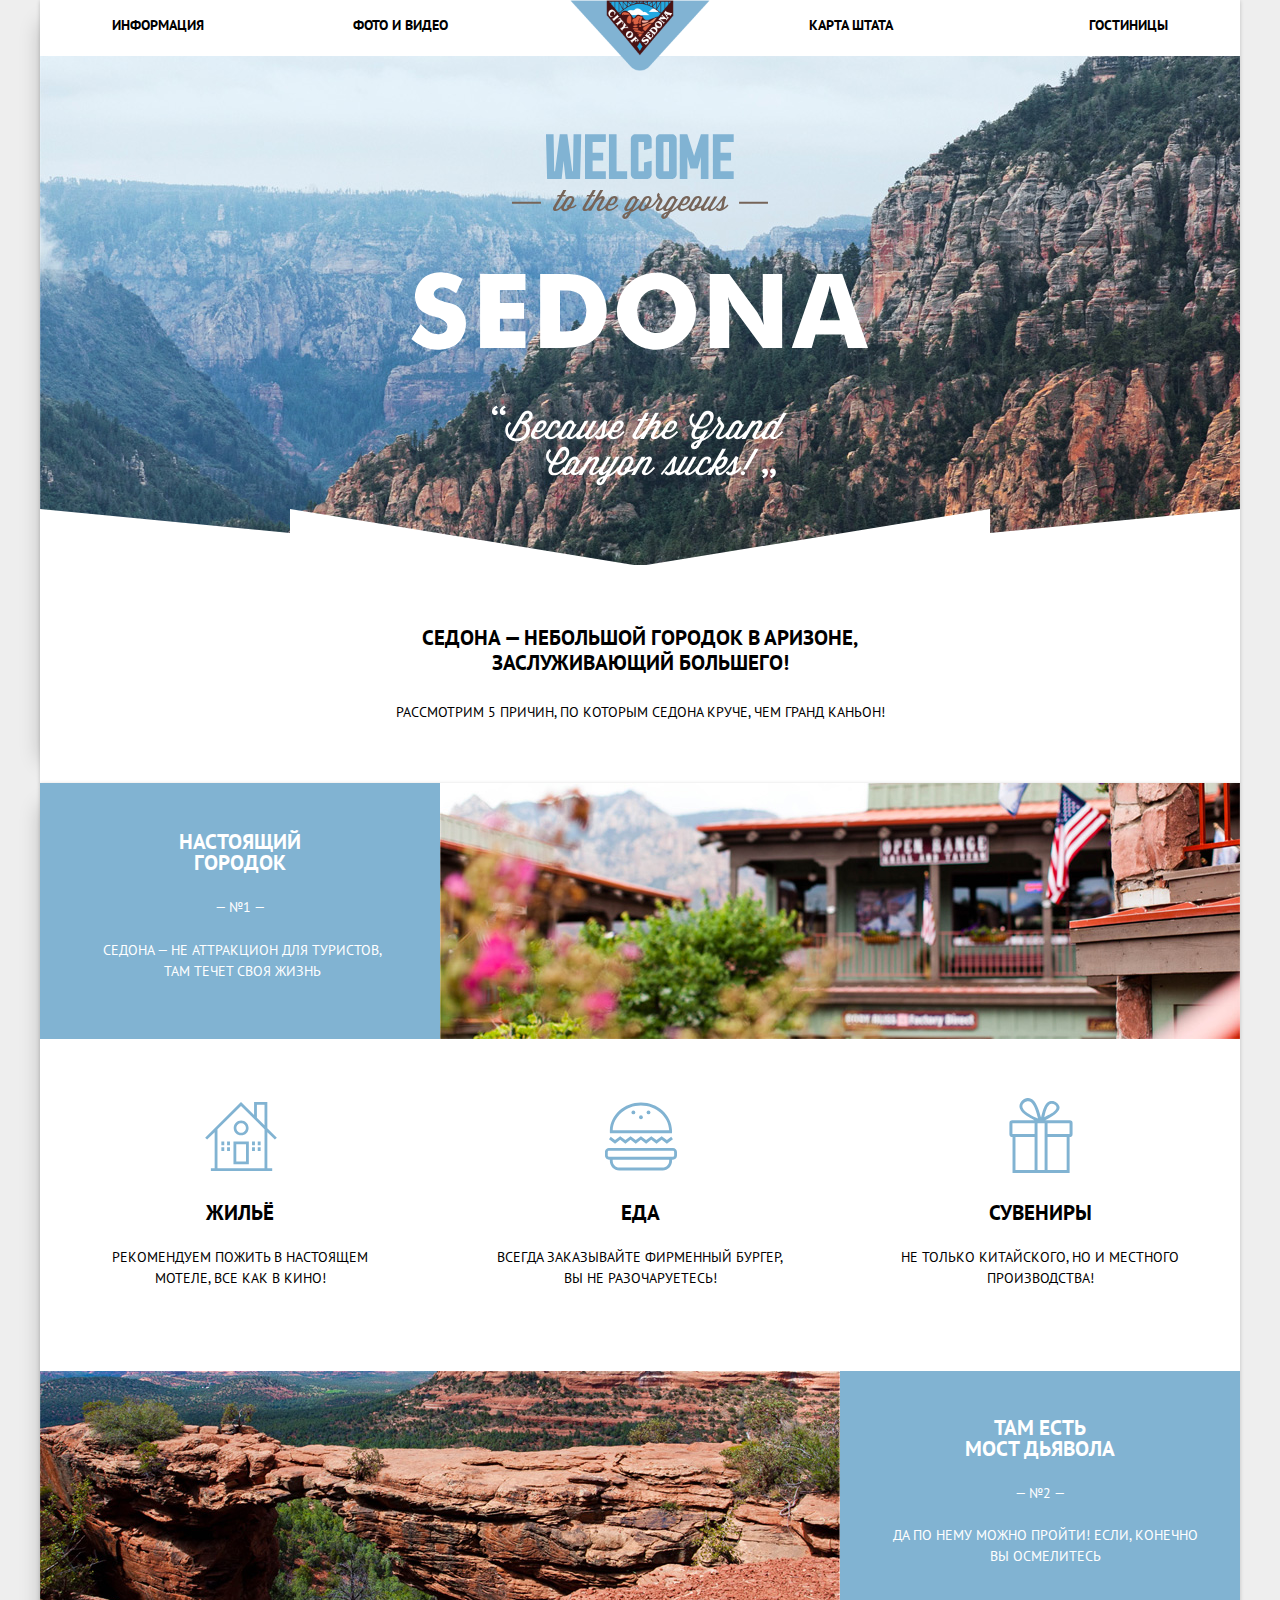
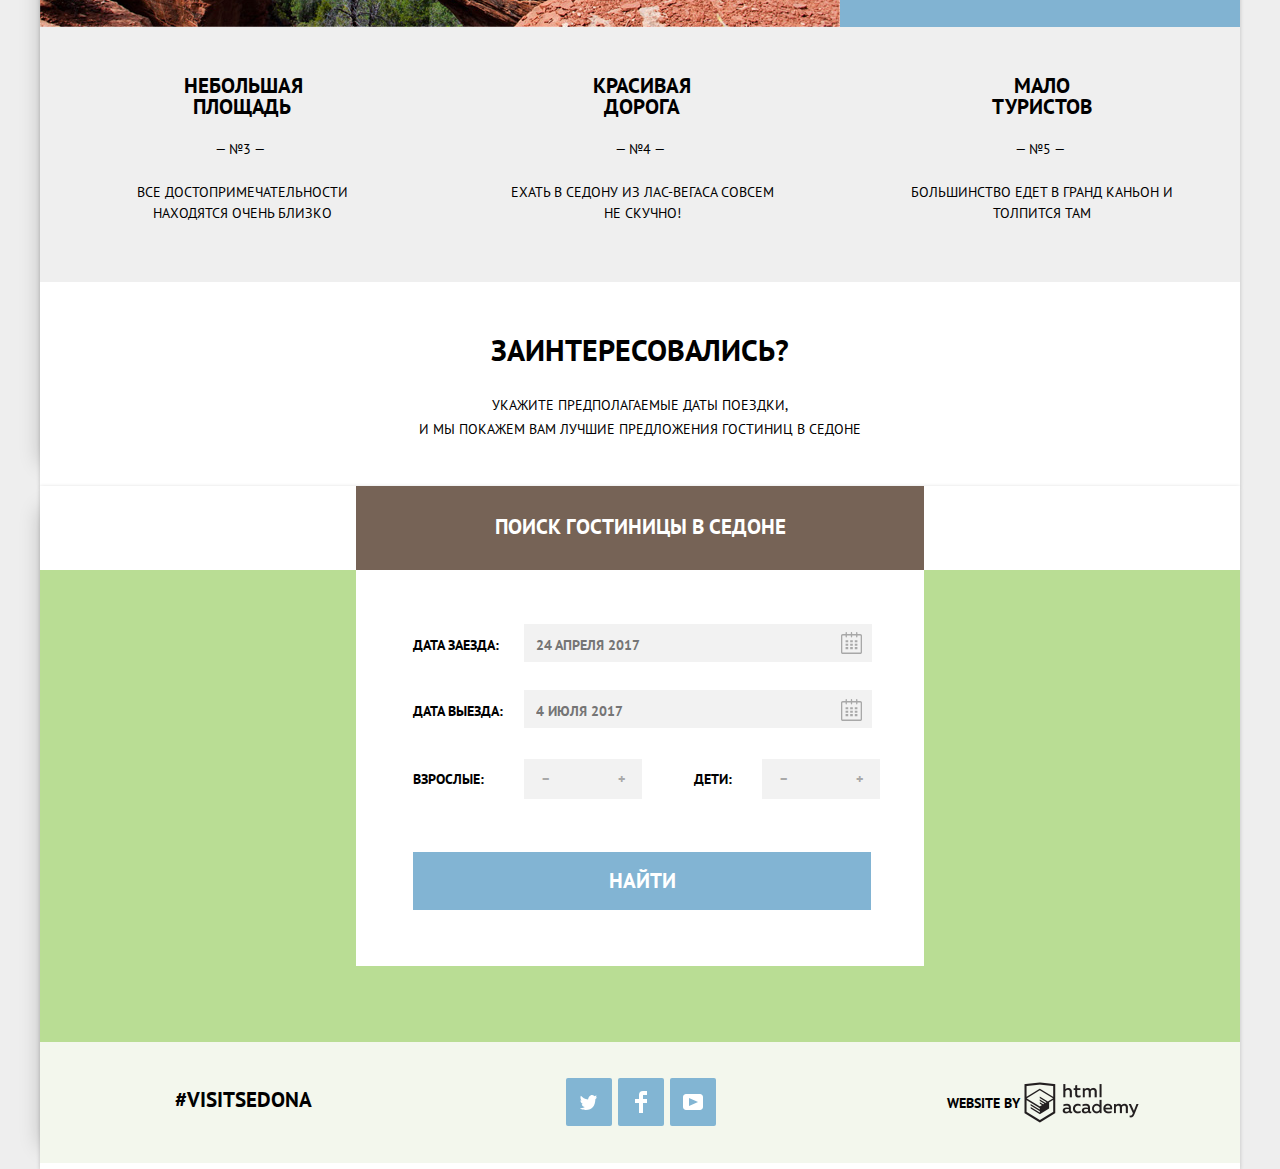
<file: index.html>
<!DOCTYPE html>
<html lang="ru">
<head>
  <meta charset="utf-8">
  <title>HTML Academy: Седона</title>
  <link href="https://fonts.googleapis.com/css?family=PT+Sans:400,700&amp;subset=cyrillic" rel="stylesheet">
  <link rel="stylesheet" href="css/normalize.css">
  <link rel="stylesheet" href="css/mini.css">
</head>
<body class="inner-page">
  <div class="container">
    <header class="main-header">
      <nav class="main-navigation">
        <a class="main-logo">
          <img src="img/logo.png" width="140" height="71"  alt="logo">
        </a>
        <ul class="nav-list">
          <li class="nav-item"><a href="#">информация</a></li>
          <li class="nav-item"><a href="#">фото и видео</a></li>
          <li class="nav-item"><a href="#">карта штата</a></li>
          <li class="nav-item"><a href="inner.html">гостиницы</a></li>
        </ul>
      </nav>
    </header>
    <section class="introduction text-center">
      <h2>Седона — небольшой городок в Аризоне, заслуживающий большего!</h2>
      <p class="intro-item">Расcмотрим 5 причин, по которым Седона круче, чем гранд каньон!</p>
    </section>
  </div>
  <div class="container">
    <main class="content">
      <h1 class="visually-hidden">Почему стоит ехать в Седону</h1>
      <ol class="features-list reset-list text-center">
        <li class="filled-text">
          <div class="filled-text-inner col-one-third">
            <h3 class="filled-title">Настоящий городок</h3>
            <span>— №1 —</span>
            <p class="text-transfer">Седона — не аттракцион для туристов, там течет своя жизнь</p>
          </div>
          <img class="view col-two-thirds" src="img/hotel.jpg" width="800" height="256" alt="вид на отель в седоне">
        </li>
        <li>
          <ul class="recommendation-list reset-list">
            <li class="recommended-item col-one-third recomend-one">
              <h3>Жильё</h3>
              <p>Рекомендуем пожить в настоящем мотеле, всe как в кино!</p>
            </li>
            <li class="recommended-item col-one-third recomend-two">
              <h3>Еда</h3>
              <p>Всегда заказывайте фирменный бургер, вы не разочаруетесь!</p>
            </li>
            <li class="recommended-item col-one-third recomend-3">
              <h3>Сувениры</h3>
              <p>Не только китайского, но и местного производства!</p>
            </li>
          </ul>
        </li>
        <li class="filled-text">
          <img class="bridge col-two-thirds" src="img/photo-2.jpg" width="800" height="256" alt="мост дьявола в седоне">
          <div class="filled-text-inner col-one-third">
            <h3 class="filled-title-two">Там есть<br> мост дьявола</h3>
            <span>— №2 —</span>
            <p class="text-transfer-second">Да по нему можно пройти! если, конечно вы осмелитесь</p>
          </div>
        </li>
        <li class="col-one-third last-col">
          <h3>Небольшая площадь</h3>
          <span>— №3 —</span>
          <p>Все достопримечательности находятся очень близко</p>
        </li>
        <li class="col-one-third last-col">
          <h3>Красивая дорога</h3>
          <span>— №4 —</span>
          <p>Ехать В седону из Лас-Вегаса совсем не скучно!</p>
        </li>
        <li class="col-one-third last-col">
          <h3>Мало туристов</h3>
          <span>— №5 —</span>
          <p>большинство едет в гранд каньон и толпится там</p>
        </li>
      </ol>
      <div class="interest">
        <h3>Заинтересовались?</h3>
        <p>Укажите предполагаемые даты поездки,<br> и мы покажем вам лучшие предложения гостиниц в Седоне</p>
      </div>
    </main>
  </div>
  <div class="container">
    <footer class="main-footer">
      <h3 class="visually-hidden">Поиск отеля в Седоне</h3>
      <a class="hotel-link-button hotel-link" href="writeus.html"> Поиск гостиницы в седоне</a>
      <section class="modal modal-search">
        <h2 class="visually-hidden">Форма поиска отеля</h2>
        <form action="https://echo.htmlacademy.ru" method="get" class="search-form">
          <div class="form-group">
            <p class="search-item  calendar-1">
              <label for="check-in">Дата заезда:</label>
              <input class="date-in" type="text" id="check-in" name="datein" placeholder="24 апреля 2017">
              <svg xmlns="http://www.w3.org/2000/svg" width="21" height="22" viewBox="0 0 21 22">
                <path d="M19.251 2.025h-2.845V.648c0-.381-.294-.689-.656-.689-.363 0-.656.308-.656.689v1.377h-3.938V.648c0-.381-.294-.689-.655-.689-.363 0-.657.308-.657.689v1.377H5.906V.648c0-.381-.294-.689-.656-.689-.363 0-.657.308-.657.689v1.377H1.75C.784 2.025 0 2.847 0 3.862v16.302C0 21.179.784 22 1.75 22h17.501c.966 0 1.749-.821 1.749-1.836V3.862c0-1.015-.783-1.837-1.749-1.837zm.437 18.139a.448.448 0 0 1-.437.459H1.75a.45.45 0 0 1-.438-.459V3.862a.45.45 0 0 1 .438-.459h2.844v1.378c0 .381.294.689.657.689.362 0 .656-.308.656-.689V3.403h3.938v1.378c0 .381.294.689.657.689.361 0 .655-.308.655-.689V3.403h3.938v1.378c0 .381.293.689.656.689.362 0 .656-.308.656-.689V3.403h2.845c.241 0 .437.206.437.459v16.302z"/>
                <path d="M4.594 8.225h2.625v2.066H4.594zM4.594 11.668h2.625v2.067H4.594zM4.594 15.112h2.625v2.066H4.594zM9.188 15.112h2.625v2.066H9.188zM9.188 11.668h2.625v2.067H9.188zM9.188 8.225h2.625v2.066H9.188zM13.781 15.112h2.625v2.066h-2.625zM13.781 11.668h2.625v2.067h-2.625zM13.781 8.225h2.625v2.066h-2.625z"
                />
              </svg>
              <span class="visually-hidden">Выбрать дату</span>
            </p>
            <p class="search-item calendar-2">
              <label for="check-out">Дата Выезда:</label>
              <input class="date-in" type="text" id="check-out" name="dateout" placeholder="4 июля 2017">
              <svg xmlns="http://www.w3.org/2000/svg" width="21" height="22" viewBox="0 0 21 22">
                <path d="M19.251 2.025h-2.845V.648c0-.381-.294-.689-.656-.689-.363 0-.656.308-.656.689v1.377h-3.938V.648c0-.381-.294-.689-.655-.689-.363 0-.657.308-.657.689v1.377H5.906V.648c0-.381-.294-.689-.656-.689-.363 0-.657.308-.657.689v1.377H1.75C.784 2.025 0 2.847 0 3.862v16.302C0 21.179.784 22 1.75 22h17.501c.966 0 1.749-.821 1.749-1.836V3.862c0-1.015-.783-1.837-1.749-1.837zm.437 18.139a.448.448 0 0 1-.437.459H1.75a.45.45 0 0 1-.438-.459V3.862a.45.45 0 0 1 .438-.459h2.844v1.378c0 .381.294.689.657.689.362 0 .656-.308.656-.689V3.403h3.938v1.378c0 .381.294.689.657.689.361 0 .655-.308.655-.689V3.403h3.938v1.378c0 .381.293.689.656.689.362 0 .656-.308.656-.689V3.403h2.845c.241 0 .437.206.437.459v16.302z"/>
                <path d="M4.594 8.225h2.625v2.066H4.594zM4.594 11.668h2.625v2.067H4.594zM4.594 15.112h2.625v2.066H4.594zM9.188 15.112h2.625v2.066H9.188zM9.188 11.668h2.625v2.067H9.188zM9.188 8.225h2.625v2.066H9.188zM13.781 15.112h2.625v2.066h-2.625zM13.781 11.668h2.625v2.067h-2.625zM13.781 8.225h2.625v2.066h-2.625z"
                />
              </svg>
              <span class="visually-hidden">Выбрать дату</span>
            </p>
          </div>
          <div class="form-group-left">
            <label for="adults">Взрослые:</label>
            <span class="input-container">
              <button type="button" class="button-minus"><span class="visually-hidden">Уменьшить на 1</span></button>
              <input type="number" name="adults" id="adults" class="input-number-like-text">
              <button type="button" class="button-plus"><span class="visually-hidden">Увеличить на 1</span></button>
            </span>
          </div>

          <div class="form-group-right">
            <label for="kids">Дети:</label>
            <span class="input-container input-container-right">
              <button type="button" class="button-minus"><span class="visually-hidden">Уменьшить на 1</span></button>
              <input type="number" name="kids" id="kids" class="input-number-like-text">
              <button type="button" class="button-plus"><span class="visually-hidden">Увеличить на 1</span></button>
            </span>
          </div>
          <button class="button-find" type="submit">Найти</button>
        </form>
      </section>
      <iframe src="https://www.google.com/maps/embed?pb=!1m18!1m12!1m3!1d235304.6100804062!2d-111.98606917208438!3d34.81829414991287!2m3!1f0!2f0!3f0!3m2!1i1024!2i768!4f13.1!3m3!1m2!1s0x872da132f942b00d%3A0x5548c523fa6c8efd!2sSedona%2C+AZ+86336%2C+USA!5e0!3m2!1sen!2sae!4v1553216849895" height="593" width="1200" style="border:0" allowfullscreen></iframe>
      <div class="footer-container">
        <a class="hashtag" href="#">#visitsedona</a>
        <ul class="footer-social">
          <li>
            <a class="social-btn" href="#">
              <span class="visually-hidden">Седона на твитере</span>
              <svg xmlns="http://www.w3.org/2000/svg" xmlns:xlink="http://www.w3.org/1999/xlink" width="17" height="15" viewBox="0 0 17 15">
                <path fill="#FFF" d="M10.95.144c1.685-.496 2.984.27 3.577 1.179.673-.231 1.331-.481 2.011-.708a2.345 2.345 0 0 1-.857 1.768c.685.17 1.304-.491 1.304-.491-.169 1-1.006 1.788-1.563 2.024-.231 6.75-3.175 11.217-10.077 11.082h-.446c-.41 0-4.164-.46-4.898-1.887 2.271.196 3.893-.422 4.693-1.177-.96-.3-2.679-.477-2.979-2.95.349.106.564.228 1.19.119C1.705 8.247.374 7.53.448 5.33c.285.328 1.067.536 1.34.472C1.085 5.561-.182 2.442.894.85c1.818 1.854 3.735 3.606 7.152 3.773C8.254 2.33 9.183.793 10.95.144z"/>
              </svg>
            </a>
          </li>
          <li>
            <a class="social-btn" href="#">
              <span class="visually-hidden">Седона на фейсбуке</span>
              <svg xmlns="http://www.w3.org/2000/svg" width="12" height="22" viewBox="0 0 12 22"><path fill="#FFF" d="M12 4V0H8a4 4 0 0 0-4 4v4H0v4h4v10h4V12h4V8H8V4h4z"/></svg>
            </a>
          </li>
          <li>
            <a class="social-btn" href="#">
              <span class="visually-hidden">Седона на Ютубе</span>
              <svg xmlns="http://www.w3.org/2000/svg" xmlns:xlink="http://www.w3.org/1999/xlink" width="20" height="16" viewBox="0 0 20 16"><path fill="#FFF" d="M17 0H3C1.35 0 0 1.35 0 3v10c0 1.65 1.35 3 3 3h14c1.65 0 3-1.35 3-3V3c0-1.65-1.35-3-3-3zM6.027 11.998V4.002L15.014 8l-8.987 3.998z"/></svg>
            </a>
          </li>
        </ul>
        <p class="footer-copyright">
          <b>website by</b>
          <a class="footer-logo" href="https://htmlacademy.ru/intensive/htmlcss">
            <img src="img/logo-name.png" alt="logo" width="115" height="41">
          </a>
        </p>
      </div>
    </footer>
  </div>
  <script src="js/mini.js">
  </script>
</body>
</html>
</file>
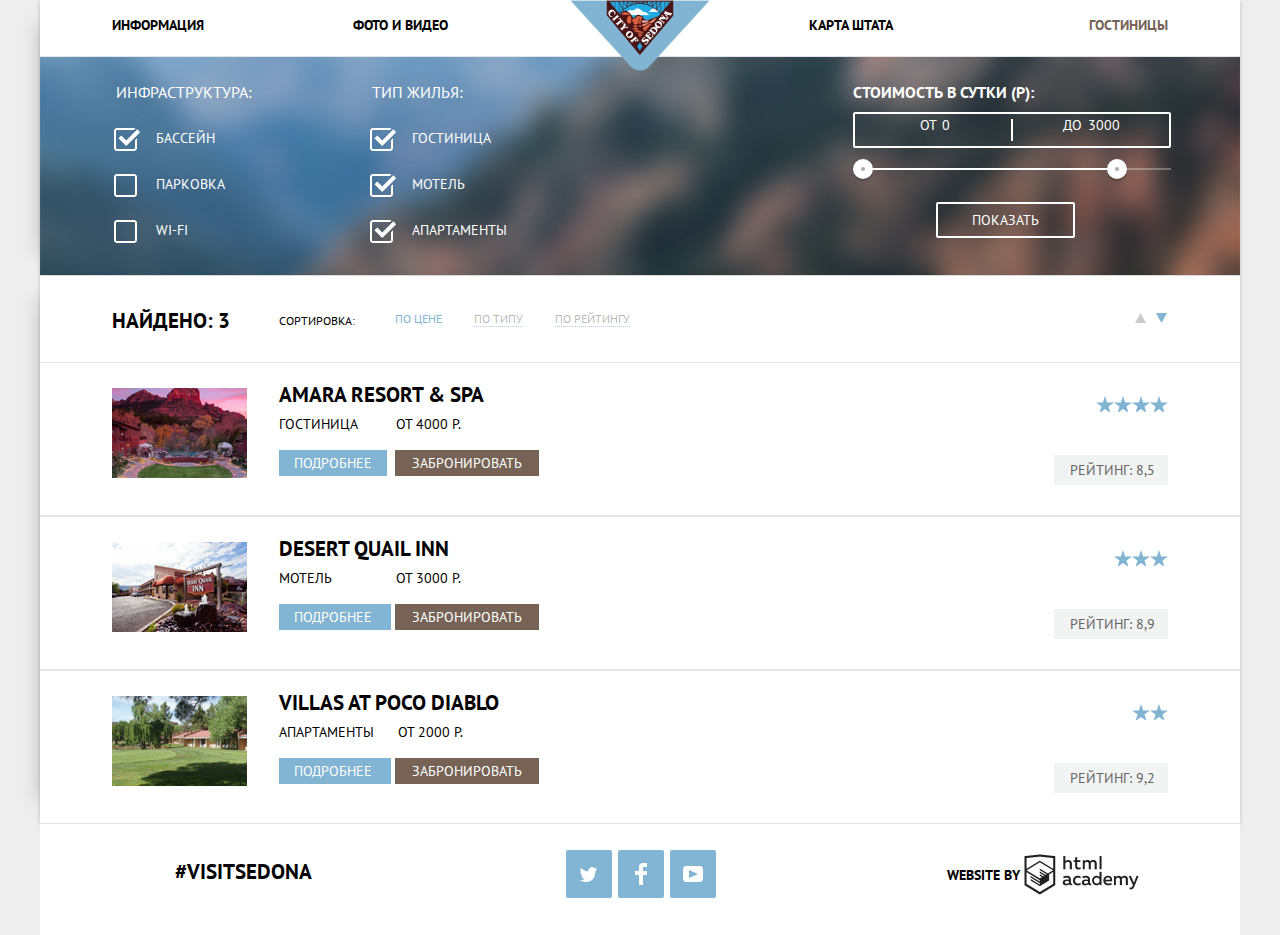
<file: inner.html>
<!DOCTYPE html>
<html lang="ru">
<head>
  <meta charset="utf-8">
  <title>HTML Academy: Седона</title>
  <link href="https://fonts.googleapis.com/css?family=PT+Sans:400,700&amp;subset=cyrillic" rel="stylesheet">
  <link rel="stylesheet" href="css/normalize.css">
  <link rel="stylesheet" href="css/mini.css">
</head>
  <body>
    <div class="container">
      <header class="second-header">
        <nav class="main-navigation">
          <a class="main-logo" href="index.html">
            <img src="img/logo.png" width="140" height="71"  alt="Логотип сайта Седона">
          </a>
          <ul class="nav-list">
            <li class="nav-item"><a href="#">информация</a></li> <li class="nav-item"><a href="#">фото и видео</a></li>
            <li class="nav-item"><a href="#">карта штата</a></li>
            <li class="nav-item"><a>гостиницы</a></li> </ul>
          </nav>
          <div class="container-padded">
            <section class="forms">
              <h1 class="visually-hidden">Результаты поиска</h1>
              <form class="form-items" action="https://echo.htmlacademy.ru" method="get">
                <fieldset class="option-1">
                  <legend class="option">Инфраструктура:</legend>
                  <ul class="infrastructure">
                    <li class="filter-option">
                      <input class="visually-hidden filter-input filter-input-checkbox" type="checkbox" id="pool" name="pool" checked >
                      <label for="pool"> Бассейн</label>
                    </li>
                    <li class="filter-option">
                      <input class="visually-hidden filter-input filter-input-checkbox" type="checkbox" id="parking" name="parking">
                      <label for="parking"> Парковка</label>
                    </li>
                    <li class="filter-option">
                      <input class="visually-hidden filter-input filter-input-checkbox" type="checkbox" id="wi-fi" name="wi-fi">
                      <label for="wi-fi"> wi-fi</label>
                    </li>
                  </ul>
                </fieldset>
                <fieldset class="option-1">
                  <legend class="option">Тип жилья:</legend>
                  <ul class="type-of-housing">
                    <li class="filter-option">
                      <input class="visually-hidden filter-input filter-input-checkbox" type="checkbox" id="hotel" name="hotel" checked>
                      <label for="hotel"> Гостиница</label>
                    </li>
                    <li class="filter-option">
                      <input class="visually-hidden filter-input filter-input-checkbox" type="checkbox" id="motel" name="pool" checked>
                      <label for="motel"> Мотель</label>
                    </li>
                    <li class="filter-option">
                      <input class="visually-hidden filter-input filter-input-checkbox" type="checkbox" id="appartaments" name="appartaments" checked>
                      <label for="appartaments"> Апартаменты</label>
                    </li>
                  </ul>
                </fieldset>
                <div class="filter-range">
                  <div class="filter-range-title">Стоимость в сутки (р):</div>
                  <div class="price-controls">
                    <label class="min-price"> от <input type="text" name="min-price" value
                      ="0"></label>
                      <label class="max-price"> до <input type="text" name="max-price" value
                        ="3000"></label>
                      </div>
                      <div class="range-controls">
                        <div class="scale">
                          <div class="bar"></div>
                        </div>
                        <div class="range-toggle range-toggle-min"></div>
                        <div class="range-toggle range-toggle-max"></div>
                      </div>
                      <button class="btn-transparent" type="submit">Показать</button>
                    </div>
                  </form>
                </section>
              </div>
            </header>
          </div>
          <div class="container">
            <main class="inner-content">
              <div class="sort-type">
                <h3 class="found-3">Найдено: 3</h3>
                <p>Сортировка:</p>
                <ul class="sort-items">
                  <li class="sorting"><a class="active"href="#">по цене</a></li>
                  <li class="sorting"><a href="#">по типу</a></li>
                  <li class="sorting"><a href="#">по рейтингу</a></li>
                </ul>
                <ul class="arrows">
                  <li class="arrow arrow-up">
                    <a class="arrows-filter" href="#"><span class="visually-hidden">По возрастанию</span>
                      <svg xmlns="http://www.w3.org/2000/svg" width="11" height="10" viewBox="0 0 11 10">
                        <path fill="#none" d="M5.5 0L0 10h11z"/>
                      </svg>
                    </a>
                  </li>
                  <li class="arrow">
                    <a class="arrows-filter active" href="#"><span class="visually-hidden">По убыванию</span>
                      <svg xmlns="http://www.w3.org/2000/svg" width="11" height="10" viewBox="0 0 11 10">
                        <path fill="#none" d="M5.5 10L0 0h11"/>
                      </svg>
                    </a>
                  </li>
                </ul>
              </div>

              <section class="hotels">
                <h2 class="visually-hidden">выбор жилья</h2>
                <div class="container-padded">
                  <article class="hotel-item amara">
                    <img src="img/amara.jpg" alt="отель amara resort" width="135" height="90">

                    <div class="hotel-item-content">
                      <div class="hotel-item-description">
                        <h3 class="hotel-item-title">
                          <a href="https://www.amararesort.com/">amara resort & spa</a>
                        </h3>
                        <p class="hotel-item-price">Гостиница <span>от 4000 р.</span></p>
                        <div class="buttons">
                          <a class="details"  href="#">Подробнее</a>
                          <a class="booking" href="#">Забронировать</a>
                        </div>
                      </div>

                      <div class="hotel-item-ranking">
                        <p class="stars stars-four"><span class="visually-hidden">4 звезды</span></p>
                        <mark>Рейтинг: 8,5</mark>
                      </div>
                    </div>
                  </article>
                </div>
                <div class="container-padded">
                  <article class="hotel-item desert">
                    <img src="img/desert.jpg"  alt="отель desert quail inn" width="135" height="90">
                    <div class="hotel-item-content">
                      <div class="hotel-item-description">
                        <h3 class="hotel-item-title">
                          <a href="https://www.desertquailinn.com/">desert quail inn</a>
                        </h3>
                        <p class="hotel-item-price">Мотель<span class="motel"> от 3000 р.</span></p>
                        <div class="buttons">
                          <a class="details" href="#">Подробнее </a>
                          <a  class="booking" href="#">Забронировать </a>
                        </div>
                      </div>
                      <div class="hotel-item-ranking">
                        <p class="stars stars-three"><span class="visually-hidden">3 звезды</span></p>
                        <mark>Рейтинг: 8,9</mark>
                      </div>
                    </div>
                  </article>
                </div>
                <div class="container-padded">
                  <article class="hotel-item villas">
                    <img src="img/diablo.jpg"  alt="отель villas at poco diablo" width="135" height="90">

                    <div class="hotel-item-content">
                      <div class="hotel-item-description">
                        <h3 class="hotel-item-title">
                          <a href="https://villasatpocodiablo.com//">villas at poco diablo</a>
                        </h3>
                        <p class="hotel-item-price">Апартаменты<span class="appartaments"> от 2000 р.</span></p>
                        <div class="buttons">
                          <a href="#" class="details">Подробнее </a>
                          <a href="#" class="booking">Забронировать </a>
                        </div>
                      </div>
                      <div class="hotel-item-ranking">
                        <p class="stars stars-two"><span class="visually-hidden">2 звезды</span></p>
                        <mark>Рейтинг: 9,2</mark>
                      </div>
                    </div>
                  </article>
                </div>
              </section>
            </main>
            <footer class="main-footer footer-two">
              <div class="footer-container-two">
                <a class="hashtag" href="#">#visitsedona</a>
                <ul class="footer-social">
                  <li>
                    <a class="social-btn" href="#">
                      <span class="visually-hidden">Седона в твитере</span>
                      <svg xmlns="http://www.w3.org/2000/svg" xmlns:xlink="http://www.w3.org/1999/xlink" width="17" height="15" viewBox="0 0 17 15">

                        <path fill="#FFF" d="M10.95.144c1.685-.496 2.984.27 3.577 1.179.673-.231 1.331-.481 2.011-.708a2.345 2.345 0 0 1-.857 1.768c.685.17 1.304-.491 1.304-.491-.169 1-1.006 1.788-1.563 2.024-.231 6.75-3.175 11.217-10.077 11.082h-.446c-.41 0-4.164-.46-4.898-1.887 2.271.196 3.893-.422 4.693-1.177-.96-.3-2.679-.477-2.979-2.95.349.106.564.228 1.19.119C1.705 8.247.374 7.53.448 5.33c.285.328 1.067.536 1.34.472C1.085 5.561-.182 2.442.894.85c1.818 1.854 3.735 3.606 7.152 3.773C8.254 2.33 9.183.793 10.95.144z"/>
                      </svg>
                    </a>
                  </li>
                  <li>
                    <a class="social-btn" href="#">
                      <span class="visually-hidden">Седона на фейсбуке</span>
                      <svg xmlns="http://www.w3.org/2000/svg" width="12" height="22" viewBox="0 0 12 22"><path fill="#FFF" d="M12 4V0H8a4 4 0 0 0-4 4v4H0v4h4v10h4V12h4V8H8V4h4z"/></svg>
                    </a>
                  </li>
                  <li>
                    <a class="social-btn" href="#">
                      <span class="visually-hidden">Седона на Ютубе</span>
                      <svg xmlns="http://www.w3.org/2000/svg" xmlns:xlink="http://www.w3.org/1999/xlink" width="20" height="16" viewBox="0 0 20 16"><path fill="#FFF" d="M17 0H3C1.35 0 0 1.35 0 3v10c0 1.65 1.35 3 3 3h14c1.65 0 3-1.35 3-3V3c0-1.65-1.35-3-3-3zM6.027 11.998V4.002L15.014 8l-8.987 3.998z"/></svg>
                    </a>
                  </li>
                </ul>
                <p class="footer-copyright">
                  <b>website by</b>
                  <a class="footer-logo" href="https://htmlacademy.ru/intensive/htmlcss">
                    <img src="img/logo-name.png" alt="logo" width="115" height="41">
                  </a>
                </p>
              </div>
            </footer>
          </div>
        </body>
        </html>
</file>
<file: css/mini.css>
-html{box-sizing:border-box}*,*::before,*::after{box-sizing:inherit}body{margin:0;padding:0;font-family:"PT Sans",Arial,sans-serif;font-size:14px;line-height:1.5;text-transform:uppercase;background-color:#eee}.container{width:100%;height:100%;box-shadow:0 1px 4px rgba(0,0,0,.2),-23px 0 20px -23px rgba(0,0,0,.2),0 0 40px rgba(0,0,0,.1)inset}a{text-decoration:none;color:inherit}.visually-hidden{position:absolute;width:1px;height:1px;margin:-1px;border:0;padding:0;white-space:nowrap;clip-path:inset(100%);clip:rect(0 0 0 0);overflow:hidden}.container{width:1200px;margin-right:auto;margin-left:auto}.main-navigation{margin:0;padding:0;min-height:56px;position:relative;font-weight:700;color:#ffffff}.main-logo{width:140px;height:72px;position:absolute;margin-right:auto;margin-left:auto;right:0;left:0}.nav-list a,.site-menu a{color:#000000}.main-header{background-color:#81b3d2}.nav-list{margin:0;padding-top:15px;padding-bottom:20px;padding-left:72px;padding-right:72px;list-style:none;display:flex;justify-content:space-between;flex-wrap:wrap;background-color:#fff}.nav-item{width:25%}.nav-item:nth-child(3),.nav-item:last-child{text-align:right}.nav-item:nth-child(2){margin-left:-34px}.nav-item a[href]:hover{color:#81b3d2}.nav-item a[href]:active{color:#d3d3d3}.nav-item a:not([href]){color:#766357;font-weight:700}.main-header{min-height:565px;background-image:url("../img/intro-welcome.svg"),url("../img/intro-mask.svg"),url("../img/main.jpg");background-size:562px 352px,auto,auto;background-repeat:no-repeat;background-position:50% 134px,0 calc(100% + 3px),0 -26px}.introduction{padding-top:42px;background-color:#fff;padding-bottom:10px;padding-top:60px}.introduction h2{margin:0;font-size:21px;font-weight:700;line-height:1.2;padding-right:30%;padding-left:30%;padding-bottom:10px}.intro-item{margin-bottom:48px;line-height:1.86}.container-padded{padding-right:72px;padding-left:72px}.text-transfer{padding-right:55px;padding-left:60px;padding-top:8px;line-height:1.5}.text-transfer-second{padding-right:35px;padding-left:45px;padding-top:7px}.filled-title{margin:0;margin-bottom:24px;padding-top:8px;padding-right:115px;padding-left:115px;line-height:1}.filled-title-two{margin:0;padding-right:120px;padding-left:120px;padding-top:6px;padding-bottom:24px;line-height:1}.recommendation-list{background-color:#fff;display:flex;flex-wrap:wrap;justify-content:space-around;align-items:center;margin-bottom:85px}.recommendation-list h3{padding-top:}.recommended-item{margin:0;padding-top:120px;background-size:72px 75px}.recommended-item h3{margin:0;padding-top:118px}.recommended-item p{margin:0;padding-right:48px;padding-left:48px;padding-top:18px;padding-bottom:62px}.recomend-one{background-image:url("../img/icon-1.svg");background-repeat:no-repeat;background-position:165px 60px}.recomend-two{background-image:url("../img/icon-3.svg");background-repeat:no-repeat;background-position:165px 60px}.recomend-3{background-image:url("../img/icon-2.svg");background-repeat:no-repeat;background-position:165px 59px}.col-one-third{width:400px;padding-top:40px;padding-bottom:20px}.col-two-thirds{width:800px}.last-col{background-color:#efefef}.last-col h3{margin:0;padding-left:144px;padding-right:140px;padding-top:8px;padding-bottom:22px;line-height:1}.last-col p{padding-left:62px;padding-right:58px;padding-top:8px;padding-bottom:24px}.full-width{width:1200px}.reset-list{margin:0;padding:0;list-style:none}.text-center{text-align:center}.features-list,.inner-list,.recommendation-list,.filled-text{display:flex}.features-list{flex-wrap:wrap;justify-content:space-between}.features-list h3{font-size:21px;font-weight:700}.filled-text{background-color:#81b3d2;color:#fff}.filled-text img{display:block}.interest{background-color:#fff}.interest h3{margin:0;padding-top:50px;font-size:30px;line-height:1.2;font-weight:700;text-align:center}.interest p{margin:0;line-height:1.71;text-align:center;padding-top:26px;padding-bottom:44px}.main-footer{margin:0;padding:0;position:relative;background-color:#fff}.main-footer iframe{border:0;background-color:#b9dd94}.footer-container{margin:0;width:100%;display:flex;flex-wrap:wrap;justify-content:space-around;align-items:center;position:absolute;top:556px;padding-top:20px;padding-bottom:20px;background-color:rgba(249,250,246,0.9)}.hashtag{margin-left:34px;margin-bottom:4px;font-size:21px;font-weight:700;line-height:1.23;color:#000;width:136px}.footer-social{display:flex;list-style:none;margin-left:14px}.footer-copyright b{line-height:1.86;vertical-align:15px}.footer-social a{background-color:#82b5d3}.footer-copyright{margin-left:24px;padding-top:6px}.social-btn{margin:0;width:46px;height:48px;margin-right:6px;border-radius:2px;display:flex;align-items:center;justify-content:center;flex-wrap:wrap}.social-btn:hover,.social-btn:focus{background-color:#6fa6c6}.social-btn:active path{fill:#91c3e0}.hotel-link-button{margin-top:0;margin-left:316px;padding-top:28px;padding-bottom:30px;width:568px;font-size:21px;line-height:1.24;font-weight:700;display:block;background-color:#766356;color:#fff;text-align:center}.hotel-link-button:hover,.hotel-link-button:focus{background-color:#725c4e}.hotel-link-button:active{color:#a59d98}.modal{margin:0;width:568px;position:absolute;top:84px;left:316px;background-color:#fff}.modal-show{display:block}.modal-search h3{margin:0}.form-group .date-in:hover{background-color:#eee}.form-group .date-in:focus{background-color:#fff;border:1px solid #e5e5e5}.calendar-1 svg{position:absolute;top:62px;left:485px}.calendar-2 svg{position:absolute;top:129px;left:485px}.search-item svg{fill:#a8a8a8}.search-item svg:hover,.search-item svg:focus{fill:#000}.search-item svg:active{fill:#81b3d2}.input-number-like-text::-webkit-outer-spin-button,.input-number-like-text::-webkit-inner-spin-button{-webkit-appearance:none;appearance:none;margin:0}.input-number-like-text{-moz-appearance:textfield}.search-form{display:flex;flex-wrap:wrap;width:570px;padding-top:40px;padding-left:57px;padding-right:68px;padding-bottom:20px;margin:0 auto;font-size:14px;line-height:1.82;font-weight:700}.form-group input[type="text"],.form-group input[type="number"]{background-color:#f2f2f2;font-size:inherit;color:black;font-weight:700;border:none;text-transform:uppercase;line-height:1.86;padding-top:8px;padding-bottom:4px;padding-left:12px}.date-in{width:334px;margin-left:17px}.calendar-1 input{margin-left:21px}.search-form label{font-weight:700;line-height:1.86}.form-group,.form-group-left,.form-group-right{display:flex;flex-wrap:wrap}.form-group-left,.form-group-right{padding-top:17px;align-items:center}.form-group-left label{margin-right:40px}.form-group-right label{margin-left:52px}.input-container-right{margin-left:30px}.input-container{font-size:0}.input-container input,.input-container button{display:inline-block;vertical-align:top;width:30px;height:38px;border:0;text-align:center;font-size:14px;font-weight:700;background-color:#f2f2f2}.button-plus,.button-minus{color:#a9a9a9}.button-plus:hover,.button-minus:hover{color:initial}.button-plus:active,.button-minus:active{color:#81b3d2}.button-plus::before{content:"+"}.button-minus::before{content:"\2212"}.button-find{margin-top:53px;margin-bottom:36px;height:56px;width:446px;background-color:#82b4d3;color:#fff;font-size:21px;line-height:1.24;font-weight:700;text-transform:uppercase;border:none}.button-find:hover,.button-find:focus{background-color:#6fabce}.button-find:active{color:#8eb9d1}.footer-logo a:hover,.footer-logo a:focus{background-color:#8abcd8}.footer-logo a:active{background-color:#c0c0c0}.second-header{background-image:url("../img/filter-background.jpg");background-repeat:no-repeat;background-position:center;font-size:14px;line-height:1,5;min-height:225px;background-color:#75a1c4}.forms{padding-top:25px;display:flex;justify-content:space-between;color:#ffffff}.option-1{border:0 none;margin-left:-7px}.form-items{margin:0}.option-1{margin-right:106px}.option{font-size:16px;line-height:21px;padding-bottom:20px}.form-items ul{margin:0;line-height:21px}.filter-option{margin-bottom:25px}.filter-option input:focus{outline:2px solid black}.filter-option label{position:relative;display:block;cursor:pointer;user-select:none;line-height:1.5}.filter-input-checkbox + label::before{content:"";position:absolute;left:-42px;top:0;width:27px;height:23px;background-image:url("data:image/svg+xml,%3Csvg xmlns='http://www.w3.org/2000/svg' width='23' height='23' viewBox='0 0 23 23'%3E%3Cpath fill='%23fff' d='M20 2c.542 0 1 .458 1 1v17c0 .542-.458 1-1 1H3c-.542 0-1-.458-1-1V3c0-.542.458-1 1-1h17m0-2H3C1.35 0 0 1.35 0 3v17c0 1.65 1.35 3 3 3h17c1.65 0 3-1.35 3-3V3c0-1.65-1.35-3-3-3z'/%3E%3C/svg%3E");background-position:0 0;background-repeat:no-repeat}.filter-input-checkbox:checked + label::before{background-image:url("data:image/svg+xml,%3Csvg xmlns='http://www.w3.org/2000/svg' width='27' height='23' viewBox='0 0 27 23' fill='%23fff'%3E%3Cpath d='M7.285 7.486l-2.829 2.829 7.783 7.783L26.171 4.166l-2.828-2.829-11.104 11.102z'/%3E%3Cpath d='M21 20c0 .542-.458 1-1 1H3c-.542 0-1-.458-1-1V3c0-.542.458-1 1-1h16.908L21.493.415A2.96 2.96 0 0 0 20 0H3C1.35 0 0 1.35 0 3v17c0 1.65 1.35 3 3 3h17c1.65 0 3-1.35 3-3v-9.829l-2 2V20z'/%3E%3C/svg%3E")}.form-items{display:flex}.infrastructure,.type-of-housing{list-style:none}.filter-option input:focus{outline:2px solid black}.filter-range{width:318px;margin-right:32px;margin-left:230px;color:#ffffff;text-transform:uppercase}.filter-range-title{margin-bottom:9px;font-weight:600;font-size:16px;line-height:21px}.price-controls{position:relative;height:32px;margin-bottom:20px;border:2px solid #fff;border-radius:2px}.price-controls::after{content:"";position:absolute;top:50%;left:50%;transform:translate(-50%,-50%);width:2px;height:22px;background:#fff}.price-control label{display:inline-block;font-size:14px;line-height:38px;vertical-align:top;cursor:pointer}.price-controls .min-price,.price-controls .max-price{width:90px;padding-left:65px}.price-controls input{width:50px;margin:0;color:inherit;font:inherit;background:none;border:none}.range-controls{position:relative;margin-bottom:32px}.range-controls .scale{height:2px;background:rgba(255,255,255,0.3)}.range-controls .bar{width:80%;height:2px;background:#fff}.range-toggle{position:absolute;top:-9px;width:4px;height:4px;background:#ababab;border:8px solid #fff;border-radius:50%;box-shadow:0 2px 1px 0 rgba(0,1,1,0.2)}.range-toggle:hover{background:#1c4f80}.range-toggle-min{left:0}.range-toggle-max{left:80%}.btn-transparent{display:block;margin:0 auto;margin-top:14px;margin-right:96px;padding:6px 34px;font-size:14px;line-height:20px;color:#ffffff;text-transform:uppercase;background:transparent;border:2px solid #fff;border-radius:2px;cursor:pointer}.btn-transparent:hover{color:#000000;background:#fff}.inner-content{background-color:#fff}.found-3{margin:0;font-size:21px;line-height:1.24;font-weight:700;margin-left:72px;margin-right:45px}.sort-type{margin:0;padding-bottom:28px;padding-top:32px;display:flex;list-style:none}.sort-items{margin:0;margin-left:-32px;display:flex;display:inline-flex;flex-wrap:wrap;justify-content:space-between}.sort-type p{margin:0;padding-left:4px;padding-top:4px;line-height:1.5;font-size:12px}.sorting{padding-left:32px}.sort-items a{color:rgba(0,0,0,0.3);border-bottom:1px dotted #b2d1e3;font-size:12px}.sorting a:hover,.sorting a:focus{color:#82b5d3;border-bottom:1px dotted #b2d1e3}.sorting a:active{color:#000;border:none}.arrows,.sorting{list-style:none}.sort-type a.active{color:#82b5d3;border:none}.arrows{display:inline-flex;flex-wrap:wrap;margin:0;margin-left:auto;margin-right:73px}.arrow-up{margin-right:10px}.arrows-filter svg{fill:#cacaca}.arrows-filter svg:hover,.arrows-filter svg:focus{fill:#000}.active svg{fill:#82b5d3}.arrows-filter svg:active{fill:#8abcd8}.hotel-item img{margin-top:6px}.hotel-item-price{margin:0;padding-top:6px;padding-bottom:18px}.hotel-item-description{flex-grow:1;padding-right:20px;padding-left:32px}.result-button{color:#fff;background-color:transparent;border:1px solid white;width:133px;height:32px}.result-button:hover{color:#000;background-color:#fff}.hotel-item{margin-top:19px;margin-bottom:34px}.hotel-item,.hotel-item-content{display:flex;flex-wrap:wrap}.container-padded{border-top:1px solid #e5e5e5}.container-padded{border-bottom:1px solid #e5e5e5}.hotel-item img{width:135px;height:90px}.hotel-item-content{flex-grow:1}.hotel-item-ranking{margin-left:auto;flex-wrap:wrap}.stars-four{margin-bottom:48px;margin-left:auto;min-height:16px;width:72px;background-image:url("../img/invalid-name.svg")}.stars-three{margin-bottom:48px;margin-left:auto;min-height:16px;width:54px;background-image:url("../img/invalid-name.svg")}.stars-two{margin-bottom:48px;margin-left:auto;min-height:16px;width:36px;background-image:url("../img/invalid-name.svg")}.hotel-item-title{margin:0;font-size:21px;line-height:1.24}.hotel-item-title a:hover{color:#81b3d2}.hotel-item-title a:active{color:#cacaca}.hotel-item-price span{margin-left:35px}.hotel-item-price .motel{margin-left:60px}.hotel-item-price .appartaments{margin-left:20px}.hotel-item-ranking mark{color:#666;background-color:#f2f3f3;padding:6px 13px 6px 16px}.details{background-color:#82b4d3;color:#fff;padding:4px 15px;margin-right:4px;width:110px}.booking{background-color:#776356;color:#fff;padding:4px 17px;width:144px}.details:hover,.details:focus{background-color:#68a1c1}.details:active{color:#bbd4e5}.booking:hover,.booking:focus{background-color:#6d5a4e}.booking:active{color:#a59d98}.footer-container-two{margin:0;width:100%;display:flex;justify-content:space-around;align-items:center;position:absolute;padding-top:10px;padding-bottom:20px;background-color:#fff}
</file>
